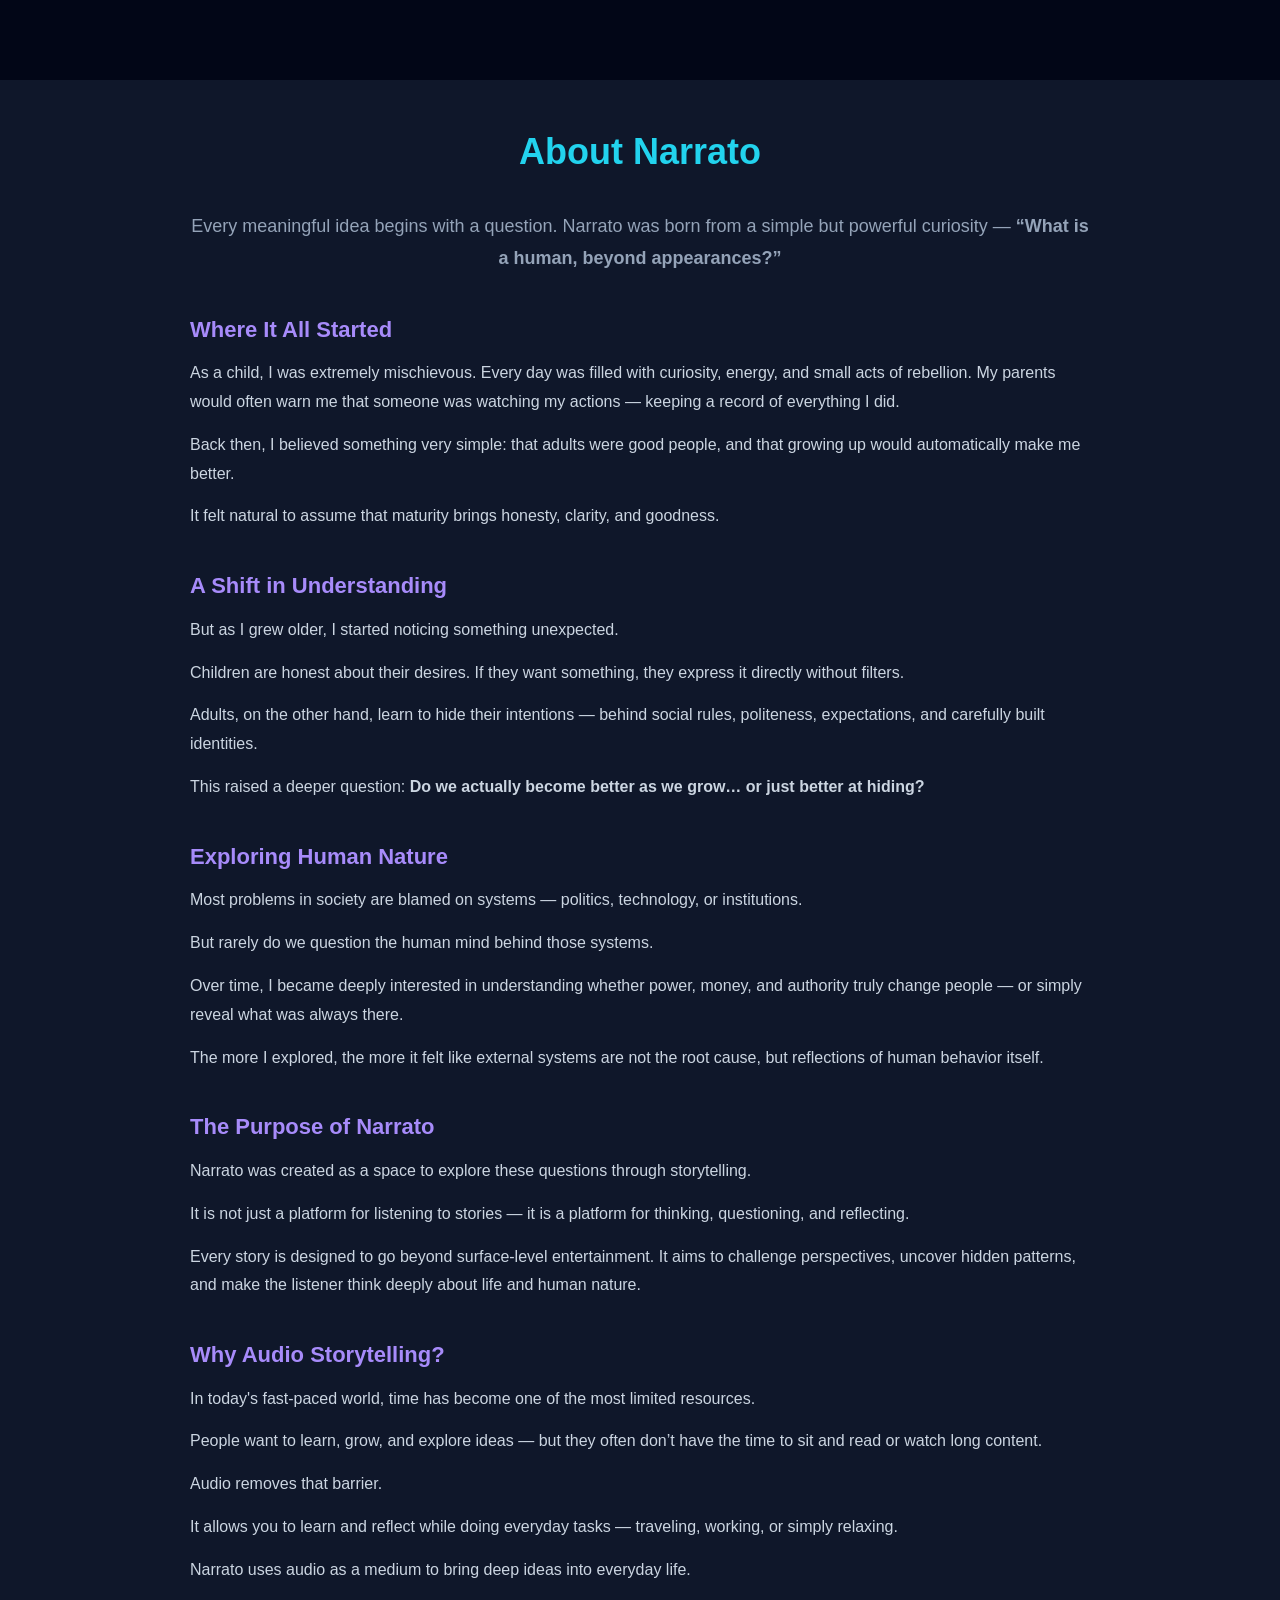
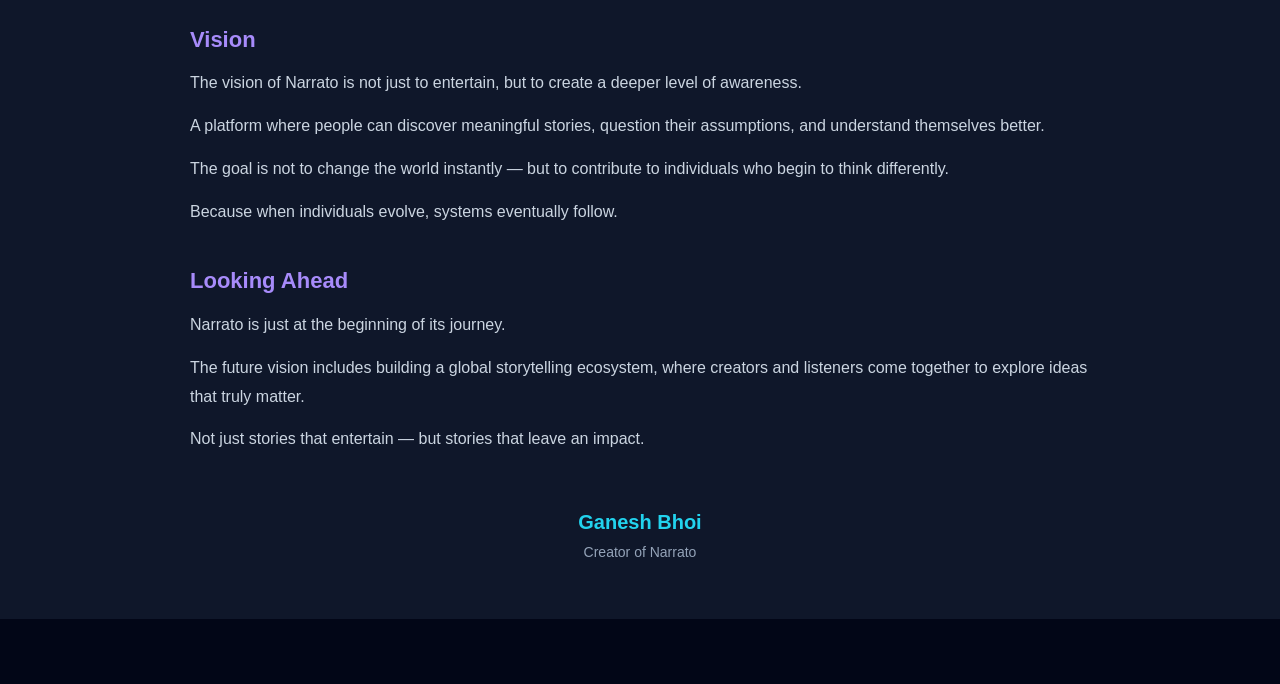
<file: about.html>
<!DOCTYPE html>
<html lang="en">
<head>
  <meta charset="UTF-8">
  <meta name="viewport" content="width=device-width, initial-scale=1.0">
  <title>About Narrato</title>

  <link rel="stylesheet" href="./style.css">
</head>

<body>

  <main class="about-page">

    <section class="about">

      <div class="about-container">

        <h1>About Narrato</h1>

        <p class="intro">
          Every meaningful idea begins with a question.  
          Narrato was born from a simple but powerful curiosity —  
          <strong>“What is a human, beyond appearances?”</strong>
        </p>

        <!-- ORIGIN -->
        <h2>Where It All Started</h2>

        <p>
          As a child, I was extremely mischievous. Every day was filled with
          curiosity, energy, and small acts of rebellion. My parents would often
          warn me that someone was watching my actions — keeping a record of
          everything I did.
        </p>

        <p>
          Back then, I believed something very simple:
          that adults were good people, and that growing up would automatically
          make me better.
        </p>

        <p>
          It felt natural to assume that maturity brings honesty, clarity, and goodness.
        </p>

        <!-- REALIZATION -->
        <h2>A Shift in Understanding</h2>

        <p>
          But as I grew older, I started noticing something unexpected.
        </p>

        <p>
          Children are honest about their desires. If they want something,
          they express it directly without filters.
        </p>

        <p>
          Adults, on the other hand, learn to hide their intentions —
          behind social rules, politeness, expectations, and carefully built identities.
        </p>

        <p>
          This raised a deeper question:
          <strong>Do we actually become better as we grow… or just better at hiding?</strong>
        </p>

        <!-- HUMAN NATURE -->
        <h2>Exploring Human Nature</h2>

        <p>
          Most problems in society are blamed on systems —
          politics, technology, or institutions.
        </p>

        <p>
          But rarely do we question the human mind behind those systems.
        </p>

        <p>
          Over time, I became deeply interested in understanding whether
          power, money, and authority truly change people —  
          or simply reveal what was always there.
        </p>

        <p>
          The more I explored, the more it felt like external systems are not the root cause,
          but reflections of human behavior itself.
        </p>

        <!-- PURPOSE -->
        <h2>The Purpose of Narrato</h2>

        <p>
          Narrato was created as a space to explore these questions through storytelling.
        </p>

        <p>
          It is not just a platform for listening to stories —  
          it is a platform for thinking, questioning, and reflecting.
        </p>

        <p>
          Every story is designed to go beyond surface-level entertainment.
          It aims to challenge perspectives, uncover hidden patterns,
          and make the listener think deeply about life and human nature.
        </p>

        <!-- AUDIO -->
        <h2>Why Audio Storytelling?</h2>

        <p>
          In today's fast-paced world, time has become one of the most limited resources.
        </p>

        <p>
          People want to learn, grow, and explore ideas —  
          but they often don’t have the time to sit and read or watch long content.
        </p>

        <p>
          Audio removes that barrier.
        </p>

        <p>
          It allows you to learn and reflect while doing everyday tasks —
          traveling, working, or simply relaxing.
        </p>

        <p>
          Narrato uses audio as a medium to bring deep ideas into everyday life.
        </p>

        <!-- VISION -->
        <h2>Vision</h2>

        <p>
          The vision of Narrato is not just to entertain,
          but to create a deeper level of awareness.
        </p>

        <p>
          A platform where people can discover meaningful stories,
          question their assumptions, and understand themselves better.
        </p>

        <p>
          The goal is not to change the world instantly —
          but to contribute to individuals who begin to think differently.
        </p>

        <p>
          Because when individuals evolve, systems eventually follow.
        </p>

        <!-- FUTURE -->
        <h2>Looking Ahead</h2>

        <p>
          Narrato is just at the beginning of its journey.
        </p>

        <p>
          The future vision includes building a global storytelling ecosystem,
          where creators and listeners come together to explore ideas
          that truly matter.
        </p>

        <p>
          Not just stories that entertain —  
          but stories that leave an impact.
        </p>

        <!-- AUTHOR -->
        <div class="author">

          <h3>Ganesh Bhoi</h3>
          <p>Creator of Narrato</p>

        </div>

      </div>

    </section>

  </main>

<!-- Google tag (gtag.js) -->
<script async src="https://www.googletagmanager.com/gtag/js?id=G-WVFF9571K9"></script>
<script>
  window.dataLayer = window.dataLayer || [];
  function gtag(){dataLayer.push(arguments);}
  gtag('js', new Date());

  gtag('config', 'G-WVFF9571K9');
</script>

</body>
</html>
</file>
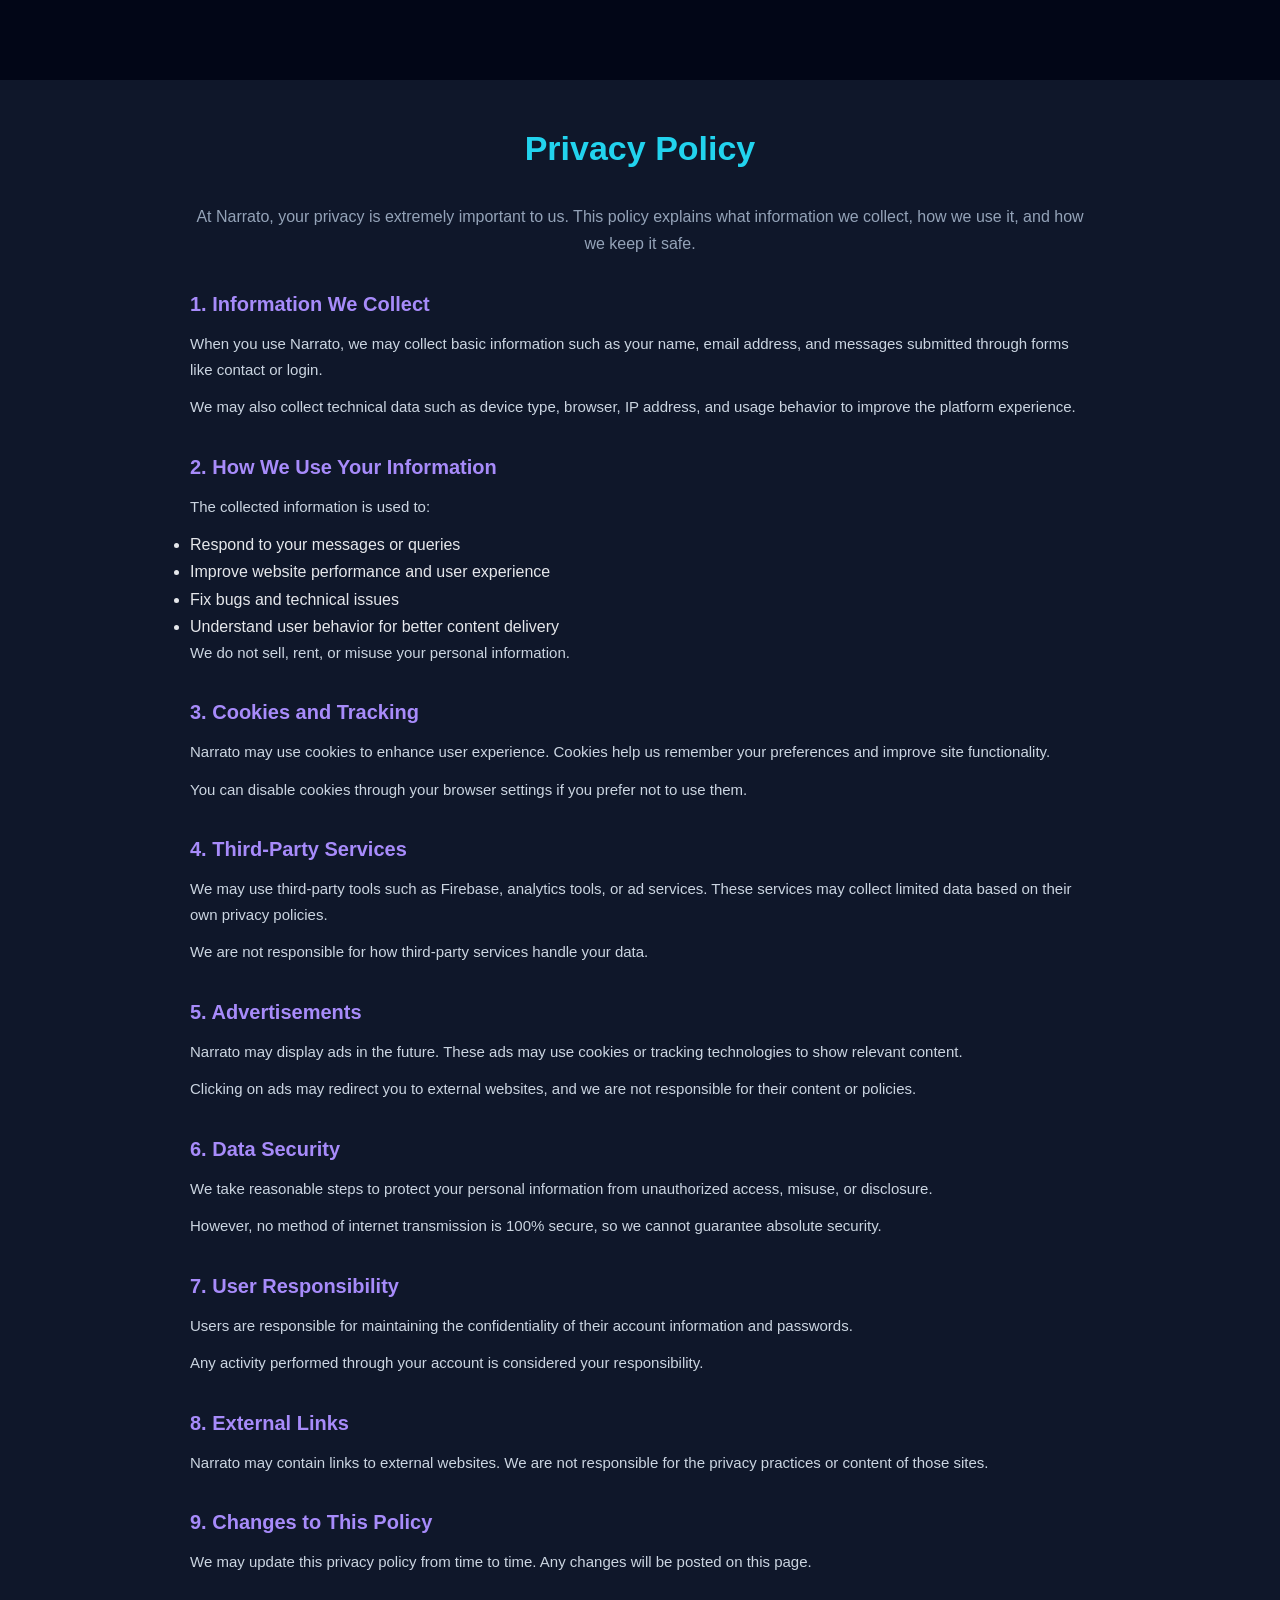
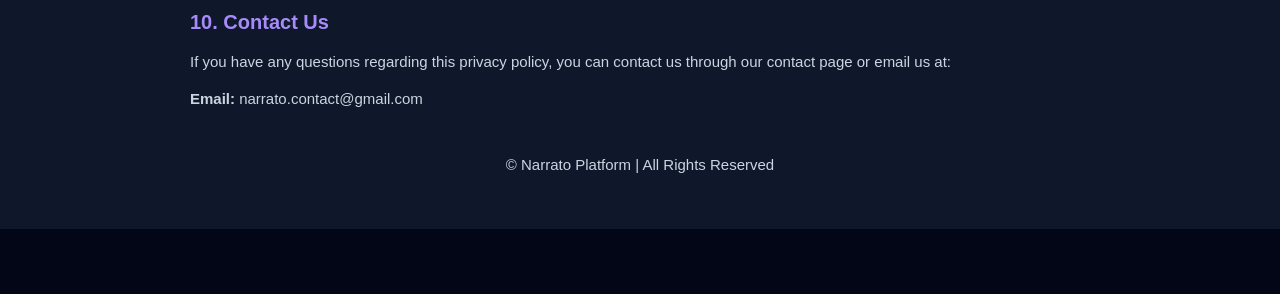
<file: privacy.html>
<!DOCTYPE html>
<html lang="en">
<head>
  <meta charset="UTF-8">
  <meta name="viewport" content="width=device-width, initial-scale=1.0">
  <title>Privacy Policy - Narrato</title>

  <!-- GLOBAL CSS -->
  <link rel="stylesheet" href="./style.css">

</head>

<body>


<main class="privacy-page">

  <section class="privacy">

    <div class="privacy-container">

      <h1>Privacy Policy</h1>

      <p class="intro">
        At Narrato, your privacy is extremely important to us. This policy explains
        what information we collect, how we use it, and how we keep it safe.
      </p>

      <!-- 1 -->
      <h2>1. Information We Collect</h2>
      <p>
        When you use Narrato, we may collect basic information such as your name,
        email address, and messages submitted through forms like contact or login.
      </p>
      <p>
        We may also collect technical data such as device type, browser, IP address,
        and usage behavior to improve the platform experience.
      </p>

      <!-- 2 -->
      <h2>2. How We Use Your Information</h2>
      <p>
        The collected information is used to:
      </p>
      <ul>
        <li>Respond to your messages or queries</li>
        <li>Improve website performance and user experience</li>
        <li>Fix bugs and technical issues</li>
        <li>Understand user behavior for better content delivery</li>
      </ul>
      <p>
        We do not sell, rent, or misuse your personal information.
      </p>

      <!-- 3 -->
      <h2>3. Cookies and Tracking</h2>
      <p>
        Narrato may use cookies to enhance user experience. Cookies help us remember
        your preferences and improve site functionality.
      </p>
      <p>
        You can disable cookies through your browser settings if you prefer not to use them.
      </p>

      <!-- 4 -->
      <h2>4. Third-Party Services</h2>
      <p>
        We may use third-party tools such as Firebase, analytics tools, or ad services.
        These services may collect limited data based on their own privacy policies.
      </p>
      <p>
        We are not responsible for how third-party services handle your data.
      </p>

      <!-- 5 -->
      <h2>5. Advertisements</h2>
      <p>
        Narrato may display ads in the future. These ads may use cookies or tracking
        technologies to show relevant content.
      </p>
      <p>
        Clicking on ads may redirect you to external websites, and we are not responsible
        for their content or policies.
      </p>

      <!-- 6 -->
      <h2>6. Data Security</h2>
      <p>
        We take reasonable steps to protect your personal information from unauthorized
        access, misuse, or disclosure.
      </p>
      <p>
        However, no method of internet transmission is 100% secure, so we cannot guarantee
        absolute security.
      </p>

      <!-- 7 -->
      <h2>7. User Responsibility</h2>
      <p>
        Users are responsible for maintaining the confidentiality of their account
        information and passwords.
      </p>
      <p>
        Any activity performed through your account is considered your responsibility.
      </p>

      <!-- 8 -->
      <h2>8. External Links</h2>
      <p>
        Narrato may contain links to external websites. We are not responsible for
        the privacy practices or content of those sites.
      </p>

      <!-- 9 -->
      <h2>9. Changes to This Policy</h2>
      <p>
        We may update this privacy policy from time to time. Any changes will be
        posted on this page.
      </p>

      <!-- 10 -->
      <h2>10. Contact Us</h2>
      <p>
        If you have any questions regarding this privacy policy, you can contact us
        through our contact page or email us at:
      </p>
      <p>
        <strong>Email:</strong> narrato.contact@gmail.com
      </p>

      <div class="author">
        <p>© Narrato Platform | All Rights Reserved</p>
      </div>

    </div>

  </section>

</main>
  


<!-- Google tag (gtag.js) -->
<script async src="https://www.googletagmanager.com/gtag/js?id=G-WVFF9571K9"></script>
<script>
  window.dataLayer = window.dataLayer || [];
  function gtag(){dataLayer.push(arguments);}
  gtag('js', new Date());

  gtag('config', 'G-WVFF9571K9');
</script>


</body>
</html>
</file>
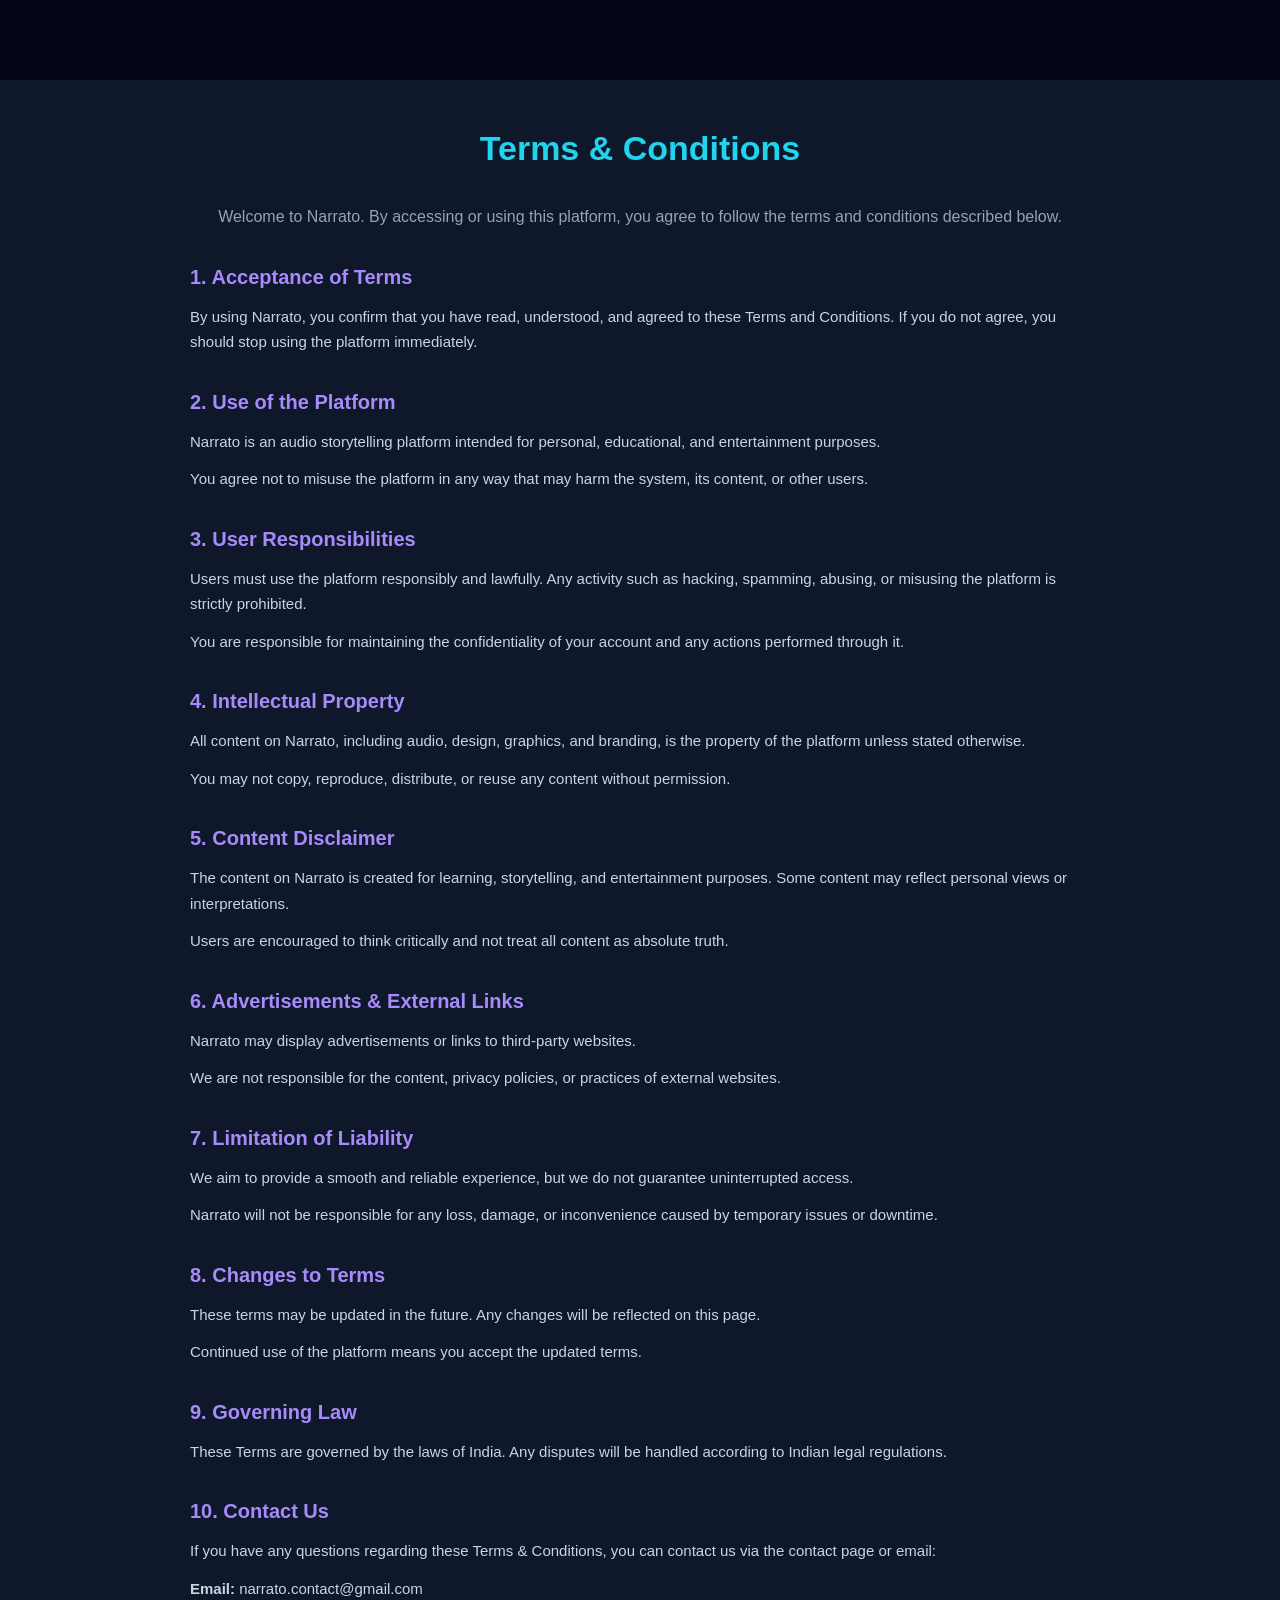
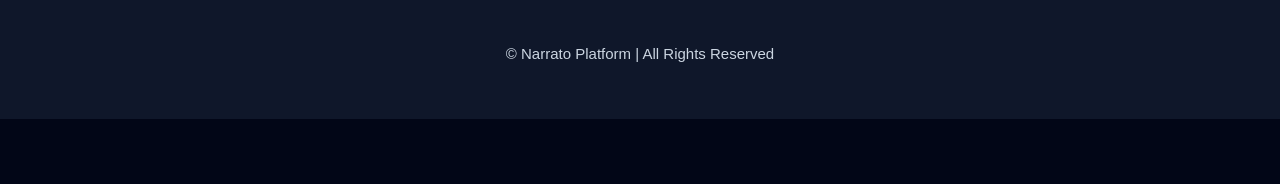
<file: terms.html>
<!DOCTYPE html>
<html lang="en">
<head>
  <meta charset="UTF-8">
  <meta name="viewport" content="width=device-width, initial-scale=1.0">
  <title>Terms & Conditions - Narrato</title>

  <!-- GLOBAL CSS -->
  <link rel="stylesheet" href="./style.css">
</head>

<body>

  <main class="terms-page">

    <section class="terms">

      <div class="terms-container">

        <h1>Terms & Conditions</h1>

        <p class="intro">
          Welcome to Narrato. By accessing or using this platform, you agree to
          follow the terms and conditions described below.
        </p>

        <!-- 1 -->
        <h2>1. Acceptance of Terms</h2>
        <p>
          By using Narrato, you confirm that you have read, understood, and agreed
          to these Terms and Conditions. If you do not agree, you should stop using
          the platform immediately.
        </p>

        <!-- 2 -->
        <h2>2. Use of the Platform</h2>
        <p>
          Narrato is an audio storytelling platform intended for personal,
          educational, and entertainment purposes.
        </p>
        <p>
          You agree not to misuse the platform in any way that may harm the system,
          its content, or other users.
        </p>

        <!-- 3 -->
        <h2>3. User Responsibilities</h2>
        <p>
          Users must use the platform responsibly and lawfully. Any activity such
          as hacking, spamming, abusing, or misusing the platform is strictly prohibited.
        </p>
        <p>
          You are responsible for maintaining the confidentiality of your account
          and any actions performed through it.
        </p>

        <!-- 4 -->
        <h2>4. Intellectual Property</h2>
        <p>
          All content on Narrato, including audio, design, graphics, and branding,
          is the property of the platform unless stated otherwise.
        </p>
        <p>
          You may not copy, reproduce, distribute, or reuse any content without
          permission.
        </p>

        <!-- 5 -->
        <h2>5. Content Disclaimer</h2>
        <p>
          The content on Narrato is created for learning, storytelling, and
          entertainment purposes. Some content may reflect personal views or
          interpretations.
        </p>
        <p>
          Users are encouraged to think critically and not treat all content as
          absolute truth.
        </p>

        <!-- 6 -->
        <h2>6. Advertisements & External Links</h2>
        <p>
          Narrato may display advertisements or links to third-party websites.
        </p>
        <p>
          We are not responsible for the content, privacy policies, or practices
          of external websites.
        </p>

        <!-- 7 -->
        <h2>7. Limitation of Liability</h2>
        <p>
          We aim to provide a smooth and reliable experience, but we do not guarantee
          uninterrupted access.
        </p>
        <p>
          Narrato will not be responsible for any loss, damage, or inconvenience
          caused by temporary issues or downtime.
        </p>

        <!-- 8 -->
        <h2>8. Changes to Terms</h2>
        <p>
          These terms may be updated in the future. Any changes will be reflected
          on this page.
        </p>
        <p>
          Continued use of the platform means you accept the updated terms.
        </p>

        <!-- 9 -->
        <h2>9. Governing Law</h2>
        <p>
          These Terms are governed by the laws of India. Any disputes will be handled
          according to Indian legal regulations.
        </p>

        <!-- 10 -->
        <h2>10. Contact Us</h2>
        <p>
          If you have any questions regarding these Terms & Conditions, you can
          contact us via the contact page or email:
        </p>
        <p>
          <strong>Email:</strong> narrato.contact@gmail.com
        </p>

        <div class="terms-footer">
          <p>© Narrato Platform | All Rights Reserved</p>
        </div>

      </div>

    </section>

  </main>


<!-- Google tag (gtag.js) -->
<script async src="https://www.googletagmanager.com/gtag/js?id=G-WVFF9571K9"></script>
<script>
  window.dataLayer = window.dataLayer || [];
  function gtag(){dataLayer.push(arguments);}
  gtag('js', new Date());

  gtag('config', 'G-WVFF9571K9');
</script>
</body>
</html>
</file>
<file: style.css>
*{
  margin: 0px;
  padding: 0px;
  font-family:Arial;
  box-sizing: border-box; 
}

body{
  background-color: #020617;
padding-top: 80px; 
padding-bottom: 65px; 
  margin: 0;
}

/* °°°°°°°°=================°°°°°°°°°°°*/
/*         THIS IS LODER             ↓↓↓*/
/* °°°°°°°°================°°°°°°°°°°°*/

#globalLoader {
  position: fixed;
  inset: 0;
  background: rgba(0,0,0,0.85);

  display: flex;
  flex-direction: column;
  justify-content: center;
  align-items: center;

  z-index: 99999;
}

/* LOADER BOX */
.loaderBox {
  display: flex;
  gap: 8px;
  margin-bottom: 10px;
}

/* CIRCLES */
.circle {
  width: 12px;
  height: 12px;
  border-radius: 50%;
  background: #00d4ff;

  animation: bounce 0.6s infinite alternate;
}

/* DELAYS */
.circle:nth-child(2) {
  animation-delay: 0.2s;
}

.circle:nth-child(3) {
  animation-delay: 0.4s;
}

/* TEXT */
#globalLoader p {
  color: #aaa;
  font-size: 14px;
  letter-spacing: 1px;
}

/* ANIMATION */
@keyframes bounce {
  from {
    transform: translateY(0);
    opacity: 0.5;
  }
  to {
    transform: translateY(-12px);
    opacity: 1;
  }
}





/* °°°°°°°°=================°°°°°°°°°°°*/
/*      THIS IS BUTTOM NAV   ↓↓↓
/* °°°°°°°°================°°°°°°°°°°°*/




/* Bottom Navigation */
.bottom-nav {
  position: fixed;
  bottom: 0;
  left: 0;
  width: 100%;
  height: 65px;
  background: #020617; /* dark theme */
  display: flex;
  justify-content: space-around;
  align-items: center;
  border-top: 1px solid rgba(255,255,255,0.1);
  z-index: 1000;
}

/* Each Item */
.nav-item {
  text-decoration: none;
  color: #94a3b8;
  font-size: 12px;
  display: flex;
  flex-direction: column;
  align-items: center;
  transition: 0.3s;
}

/* Icon */
.nav-item .icon {
  font-size: 20px;
  margin-bottom: 3px;
}

.nav-item .icon img{
  height: 30px;
  width: 30px;
}

/* Active State */
.nav-item.active {
  color: #22d3ee;
  transform: translateY(-5px);
}

/* Hover Effect */
.nav-item:hover {
  color: #22d3ee;
}

/* Optional Glow Effect for Active */
.nav-item.active .icon {
  filter: drop-shadow(0 0 6px #22d3ee);
}


/* °°°°°°°°=================°°°°°°°°°°°*/
/*      THIS IS SUGGEST SECTION    ↓↓↓
/* °°°°°°°°================°°°°°°°°°°°*/


#suggestSection{
  display: none;
  overflow: auto;
  background-color: #020617;
  padding: 10px;
  color: white;
  gap: 10px;
  
}


/* °°°°°°°°=================°°°°°°°°°°°*/
/*         THIS IS AUDIO SECTION     ↓↓↓
/* °°°°°°°°================°°°°°°°°°°°*/



/* ============================= */
/* AUDIO PLAYER MAIN */
/* ============================= */

#audioPlayer {
  background: #020617;
  font-family: sans-serif;
  color: white;
  display: flex;
  flex-direction: column;
  width: 100%;
  z-index: 888;
  transition: all 0.3s ease;
}

/* ============================= */
/* APP LAYOUT */
/* ============================= */

.app {
  display: flex;
  flex-direction: column;
  height: 100%;
}

/* ============================= */
/* TOP PLAYER */
/* ============================= */

.top-player {
  text-align: center;
  padding: 20px;
  flex-shrink: 0;
  position: relative;

  backdrop-filter: blur(10px);
  background: rgba(2, 6, 23, 0.6);
  border-radius: 15px;
}

/* ============================= */
/* COVER IMAGE */
/* ============================= */

.cover {
  width: 150px;
  height: 150px;
  border-radius: 50%;
  object-fit: cover;
  box-shadow: 0 0 30px #22D3EE;
  margin-top: 20px;
}

/* ANIMATION */
.rotate {
  animation: zoom 2s ease-in-out infinite;
}

@keyframes zoom {
  0% { transform: scale(1); }
  50% { transform: scale(1.05); }
  100% { transform: scale(1); }
}

/* ============================= */
/* TITLE FIX */
/* ============================= */

/* Normal player */
#audioPlayer h2 {
  font-size: 20px;
  font-weight: 600;
}

/* Mini player */
#audioPlayer.mini h2 {
  font-size: 13px;
  font-weight: 500;
  margin: 6px 0;

  white-space: nowrap;
  overflow: hidden;
  text-overflow: ellipsis;
}
/* ============================= */
/* PROGRESS BAR */
/* ============================= */

.progress-container {
  width: 90%;
  height: 6px;
  background: #1e293b;
  margin: 12px auto;
  border-radius: 10px;
  cursor: pointer;
}

.progress {
  height: 100%;
  width: 0%;
  background: linear-gradient(135deg, #22D3EE, #0ea5e9);
  border-radius: 10px;
}

/* ============================= */
/* TIME */
/* ============================= */

.time {
  display: flex;
  justify-content: space-between;
  width: 90%;
  margin: auto;
  font-size: 12px;
  opacity: 0.7;
}

/* ============================= */
/* CONTROLS */
/* ============================= */

.controls {
  display: flex;
  justify-content: center;
  align-items: center;
  gap: 12px;
  margin-top: 20px;
  flex-wrap: wrap;
}

/* PLAY (MAIN BUTTON) */
#play {
  background: linear-gradient(135deg, #22D3EE, #0ea5e9);
  width: 65px;
  height: 65px;
  font-size: 22px;
  border-radius: 50%;
  border: none;
  color: white;
  box-shadow: 0 0 20px rgba(34,211,238,0.6);
}

/* SECONDARY BUTTONS */
#forward,
#rewind {
  background: #1e293b;
  width: 45px;
  height: 45px;
  border-radius: 50%;
  border: none;
  color: white;
}

/* UTILITY BUTTONS */
#loopBtn,
#speedBtn,
#sleepBtn,
#replay{
  background: transparent;
  border: 1px solid #334155;
  padding: 8px 12px;
  border-radius: 20px;
  color: white;
  font-size: 13px;
}
#volumeLabel{
  margin-top: 10px;
  font-weight: bold;
}

/* HOVER */
.controls button {
  cursor: pointer;
  transition: 0.2s ease;
}

.controls button:hover {
  transform: scale(1.1);
}

.controls button:active {
  transform: scale(0.9);
}

/* ============================= */
/* VOLUME */
/* ============================= */

#volume {
  width: 80%;
  margin: 15px auto;
  display: block;
  accent-color: #22D3EE;
}

/* ============================= */
/* EPISODE LIST */
/* ============================= */

.episode-list {
  flex: 1;
  overflow-y: auto;
  padding: 10px;
}

.episode {
  padding: 15px;
  border-bottom: 1px solid #1e293b;
  cursor: pointer;
  transition: 0.2s;
}

.episode:hover {
  background: rgba(34, 211, 238, 0.1);
}

.episode.active {
  color: #A78BFA;
  font-weight: bold;
}

/* ============================= */
/* SHARE BUTTON */
/* ============================= */

#shareBtn {
  position: absolute;
  top: 15px;
  left: 15px;

  background: linear-gradient(135deg, #22D3EE, #0ea5e9);
  border: none;
  color: white;
  padding: 8px 12px;
  border-radius: 20px;
  font-size: 13px;
  cursor: pointer;
  box-shadow: 0 4px 10px rgba(0,0,0,0.3);
}

/* ============================= */
/* AUTOPLAY BUTTON */
/* ============================= */

#autoplayToggle {
  position: absolute;
  top: 60px;
  left: 15px;

  background: linear-gradient(135deg, #A78BFA, #7C3AED);
  border: none;
  color: white;
  padding: 8px 12px;
  border-radius: 20px;
  font-size: 13px;
  cursor: pointer;
}







.sleep-popup {
  position: fixed;
  top: 0;
  left: 0;
  width: 100%;
  height: 100%;
  background: rgba(0,0,0,0.7);
  display: flex;
  justify-content: center;
  align-items: center;
  z-index: 5000;
}

.sleep-popup.hidden {
  display: none;
}

.sleep-box {
  background: #0f172a;
  padding: 25px;
  border-radius: 15px;
  width: 280px;
  text-align: center;
  box-shadow: 0 0 20px rgba(34,211,238,0.4);
}

.sleep-box h3 {
  margin-bottom: 10px;
}

.sleep-box p {
  font-size: 14px;
  opacity: 0.7;
  margin-bottom: 15px;
}

#sleepInput {
  width: 100%;
  padding: 10px;
  border-radius: 10px;
  border: none;
  outline: none;
  margin-bottom: 15px;
  text-align: center;
  font-size: 16px;
}

.sleep-actions {
  display: flex;
  justify-content: space-between;
}

.sleep-actions button {
  flex: 1;
  margin: 5px;
  padding: 10px;
  border: none;
  border-radius: 10px;
  cursor: pointer;
}

/* Cancel */
#sleepCancel {
  background: #334155;
  color: white;
}

/* Start */
#sleepStart {
  background: linear-gradient(135deg, #22D3EE, #0ea5e9);
  color: white;
}

/* ============================= */
/* MINI PLAYER */
/* ============================= */

#audioPlayer.mini {
  position: fixed;
  top: 300px;
  left: 20px;
  width: 180px;
  border-radius: 12px;
  overflow: hidden;
  z-index: 2000;
  box-shadow: 0 0 15px #22D3EE;
}

/* FIX HEIGHT */
#audioPlayer.mini .app {
  height: auto;
}

/* SMALL COVER */
#audioPlayer.mini .cover {
  width: 70px;
  height: 70px;
  margin-top: 10px;
}

/* HIDE EXTRA */
#audioPlayer.mini #description,
#audioPlayer.mini .episode-list,
#audioPlayer.mini .progress-container,
#audioPlayer.mini .time,
#audioPlayer.mini #volume,
#audioPlayer.mini #loopBtn,
#audioPlayer.mini #speedBtn,
#audioPlayer.mini #sleepBtn,
#audioPlayer.mini #replay,
#audioPlayer.mini #forward,
#audioPlayer.mini #volumeLabel,
#audioPlayer.mini #rewind {
  display: none;
}

/* CONTROLS MINI */
#audioPlayer.mini .controls {
  justify-content: center;
  gap: 8px;
}

/* PLAY SMALL */
#audioPlayer.mini #play {
  width: 40px;
  height: 40px;
  font-size: 16px;
}

/* ============================= */
/* MINI BUTTONS */
/* ============================= */

#miniClose,
#expandBtn {
  display: none;
}

#audioPlayer.mini #miniClose,
#audioPlayer.mini #expandBtn {
  display: block;
  position: absolute;
  top: 5px;
  background: rgba(0,0,0,0.6);
  border: none;
  color: white;
  font-size: 12px;
  padding: 4px 6px;
  border-radius: 5px;
  cursor: pointer;
}

#audioPlayer.mini #miniClose {
  right: 5px;
}

#audioPlayer.mini #expandBtn {
  right: 35px;
}

/* ============================= */
/* TRANSITION */
/* ============================= */

#audioPlayer,
#audioPlayer * {
  transition: all 0.25s ease;
}




/* °°°°°°°°=================°°°°°°°°°°°*/
/*         THIS IS THE NAVBAR ↓↓↓
/* °°°°°°°°================°°°°°°°°°°°*/

#navbar {
  height: 80px;
  background-color: #020617;
  position: fixed;
  /* Agar aapka nav niche hai to bottom: 0 rakhein, upar hai to top: 0 */
  top: 0; 
  left: 0;
  width: 100%;
  z-index: 1000;
  box-shadow: 0 0 10px black;

  /* Animation property */
  transition: transform 0.4s cubic-bezier(0.4, 0, 0.2, 1) !important;
  will-change: transform;
  
  /* PWA flickering rokne ke liye */
  backface-visibility: hidden;
  -webkit-backface-visibility: hidden;
}




#logoSection{
  width: 100%;
  height: 50px;
  display: flex;
  align-items: center;
  justify-content: space-between;
  background-color: #020617;
}

#logo{
  height: 100%;
  width: 100px;
  background-image: url("./WebImage/logo.jpg");
  background-size: cover;
  background-position: center;
  margin-left: 20px;
}
.search{
  display: flex;
  justify-content: flex-end;
  margin-right: 20px;
}
#searchLogo{
  width: 25px;
  height: 25px;
  display: inline-block;
  background-image: url("./WebImage/searchLogo.jpg");
  background-size: cover;
  background-position: center;
  border-radius: 5px;
}

#searchBar {
  visibility: hidden;
  transition: all 0.5s ease;
  outline: none;
  width: 0%;
  background-color: #22D3EE;
  padding: 4px;
}

#searchBar.active {
  width: 100%;
  visibility: visible;
  outline: none;
  background-color: white;
  border-radius: 5px;
  padding: 4px;
}

#navButtons{
  display: inline;
}
#navOption{
  display: flex;
  justify-content: space-evenly;
  align-items: center;
}
#navOption li{
  display: inline-block;
  font-weight: bold;
  color: white;
  transition-duration: 0.2s;
}
#navOption li:active {
  transform: scale(1.1);
}
#navOption li:hover {
  color: #A78BFA;
}

/* °°°°°°°°==================°°°°°°°°°°°*/
/*     THIS IS MAIN SECTION DIFULT ↓↓↓
/* °°°°°°°°==================°°°°°°°°°°°*/

main{
  background: linear-gradient(
  to bottom,
  #0f172a 0%,
  #111827 60%,
  #0f172a 100%
);


}



/* °°°°°°°°==================°°°°°°°°°°°*/
/*     THIS IS ADS SECTION          ↓↓↓
/* °°°°°°°°==================°°°°°°°°°°°*/

.discover{
padding:15px;
background:#0F172A;
color:white;
font-family:sans-serif;
box-shadow: 0 0 10px black;
}

/* tabs */

.tabs{
display: flex;
gap:20px;
font-size:18px;
margin-bottom:15px;
}

.tabs span{
opacity:.6;
}

.tabs .active{
opacity:1;
border-bottom:2px solid #A78BFA;
}

/* banner */

.featured{
  position: relative;
  overflow: hidden;
  aspect-ratio: 16/9;
}

/* 🔹 slide layer (movement ke liye) */
.slide{
  position: absolute;
  width: 100%;
  height: 100%;
  top: 0;
  left: 0;

  transform: translateX(100%);
  transition: transform 0.7s ease-in-out;
}

.slide.active{
  transform: translateX(0);
  z-index: 1;
}

/* 🔹 inner image (zoom ke liye) */
.slide img{
  width: 100%;
  height: 100%;
  object-fit: cover;
  border-radius: 12px;

  animation: zoomMove 6s linear infinite alternate;
}

/* 🔥 zoom animation */
@keyframes zoomMove{
  0%{
    transform: scale(1);
  }
  100%{
    transform: scale(1.1);
  }
}

.play{
  position: absolute;
  bottom: 15px;
  right: 15px;
  background: #22D3EE;
  box-shadow: 0 0 15px #22D3EE;
  border: none;
  width: 45px;
  height: 45px;
  border-radius: 50%;
  color: white;
  font-size: 18px;
  cursor: pointer;
  z-index: 2;
}

/* filters */

.filters{
display:flex;
gap:10px;
margin:15px;
}

.filters button{
background: #1e293b;
border:none;
color: #94A3B8;
padding: 8px 16px;
border-radius: 10px;
}

button.active {
  color: #000;
  background-color: #22D3EE;
}

.slide{
  position: absolute;
  width: 100%;
  height: 100%;
  top: 0;
  left: 0;

  transform: translateX(100%);
  transition: transform 0.6s ease-in-out;
}

.slide.active{
  transform: translateX(0);
  z-index: 2;
}

/* 👇 NEW (old slide left jayega) */
.slide.prev{
  transform: translateX(-100%);
  z-index: 1;
}




/* °°°°°°°°==================°°°°°°°°°°°*/
/*   THIS IS CATEGORY SECTION         ↓↓↓
/* °°°°°°°°==================°°°°°°°°°°°*/

.title{
margin:15px 0;
display:inline-block;
}
.more{
  color:white;
  text-decoration:none;
  
}
.mordiv{
  justify-content:center;
  display:flex;
  align-items:center;
  margin-left:auto;
  font-weight: bold;
}
.storyhead{
  display:flex;
}

.story-row{
display:flex;
gap:12px;
overflow-x:auto;
}

.Categories-Section{
  padding:15px;
background:#0F172A;
color: white;
box-shadow: 0 0 10px black;
}


/* ========= STORY CARD =========== */

.card{
min-width:120px;
}

.card img{
width:100%;
border-radius:8px;
}

.card p{
font-size:14px;
margin:5px 0;
}

.card span{
font-size:12px;
opacity:.6;
}














/* °°°°°°°°==================°°°°°°°°°°°*/
/*     THIS IS FOOTER SECTION          ↓↓↓
/* °°°°°°°°==================°°°°°°°°°°°*/
.footer{
background:#020617;
color:#fff;
padding:40px 20px;
/* margin-top:40px; */
}

.footer-container{
display:flex;
flex-wrap:wrap;
justify-content:space-between;
gap:30px;
}

.footer-logo{
max-width:250px;
}

.footer-logo h2{
color: #22D3EE;
margin-bottom:10px;
}

.footer-logo p{
font-size:14px;
color:#ccc;
}

.footer-links h3{
margin-bottom:10px;
}

.footer-links ul{
list-style:none;
}

.footer-links li{
margin-bottom:6px;
}

.footer-links a{
text-decoration:none;
color:#ccc;
font-size:14px;
}

.footer-links a:hover{
color:#22D3EE;
}

.footer-social h3{
margin-bottom:10px;
}

.social-icons a{
display:block;
text-decoration:none;
color:#ccc;
margin-bottom:6px;
font-size:14px;
}

.social-icons a:hover{
color:#fff;
}

.footer-bottom{
text-align:center;
margin-top:30px;
border-top:1px solid #333;
padding-top:15px;
font-size:13px;
color:#aaa;
}






/* °°°°°°°°==================°°°°°°°°°°°*/
/*    THIS IS PROFILE SECTION      ↓↓↓ */
/* °°°°°°°°==================°°°°°°°°°°*/

#profileDiv {
  position: fixed;
  top: 0;
  left: 0;
  width: 100%;
  height: 100vh;
  z-index: 800;
}

.hidden{
  display: none !important;
}

#authApp {
  width: 100%;
  min-height: 100vh;
  background: #0F172A;
  display: flex;
  justify-content: center;
  align-items: center;
  color: white;
}
#authBox * {
  transition: all 0.25s ease;
}
/* AUTH BOX */
#authBox {
  width: 350px;
  padding: 25px;
  background: #0f172a;
  border-radius: 15px;
  box-shadow: 0 0 20px #22D3EE;
  animation: fadeIn 0.5s ease;
  backdrop-filter: blur(10px);
}

/* INPUTS */
#authBox input {
  width: 100%;
  padding: 10px;
  margin: 10px 0;
  border: none;
  border-radius: 8px;
  outline: none;
}

#authBox input:focus {
  outline: none;
  border: 1px solid #ff3b3b;
  box-shadow: 0 0 5px rgba(255, 59, 59, 0.5);
}
/* PASSWORD BOX */
.password-box {
  position: relative;
}

.password-box span {
  position: absolute;
  right: 10px;
  top: 12px;
  cursor: pointer;
}

/* BUTTONS */
#authBox button {
  width: 100%;
  padding: 10px;
  margin-top: 10px;
  border: none;
  border-radius: 8px;
  background: #22D3EE;
  cursor: pointer;
  transition: transform 0.3s ease, background 0.3s ease;
}

#authBox button:hover {
  transform: scale(1.05);
}



#forgotPassword {
  background: none;
  border: none;
  color: gray;
  font-size: 12px;
  cursor: pointer;
  margin-top: 5px;
}

#forgotPassword:hover {
  color: white;
  text-decoration: underline;
}

#emailGuide {
  font-size: 12px;
  color: gray;
  margin-top: 8px;
}

/* GOOGLE BUTTON */
#googleBtn {
  background: #A78BFA;
}

/* TABS */
#authBox .tabs {
  display: flex;
  justify-content: space-between;
  margin-bottom: 15px;
}

#authBox .tabs button {
  width: 48%;
  background: #1e293b;
}
.tabs button.active {
  transform: scale(1.05);
  box-shadow: 0 0 10px rgba(255, 59, 59, 0.6);
}

#authBox .tabs .active {
  background: #22D3EE;
  color: black;
}

/* PROFILE */
#profileBox {
  text-align: center;
  animation: fadeIn 0.5s ease;
}

/* POPUP */
#popup {
  position: fixed;
  top: 0;
  left: 0;
  width: 100%;
  height: 100%;
  background: rgba(0,0,0,0.7);
  backdrop-filter: blur(5px);
  display: none;
  justify-content: center;
  align-items: center;
}

#popupContent {
  background: #0f172a;
  padding: 20px;
  border-radius: 10px;
  text-align: center;
}

#popup #popupContent button {
  width: 40%;
  margin: 10px;
}

#popup #popupText {
  color: #fff;
  font-weight: 500;
}

/* ANIMATION */
@keyframes fadeIn {
  from {opacity: 0; transform: translateY(20px);}
  to {opacity: 1; transform: translateY(0);}
}















/* ========================= */
/* CATEGORY PAGE ONLY */
/* ========================= */

.cat-page {
  padding: 15px;
  background: #0F172A;
  min-height: 100vh;
  color: white;
}

.cat-title {
  text-align: center;
  margin: 20px 0;
  font-size: 22px;
}

.cat-container {
  display: grid;
  grid-template-columns: repeat(2, 1fr);
  gap: 12px;
}

.cat-card {
  background: #1e293b;
  border-radius: 12px;
  overflow: hidden;
  text-align: center;
  cursor: pointer;
  transition: 0.3s;
}

.cat-card img {
  width: 100%;
  height: 110px;
  object-fit: cover;
}

.cat-card p {
  padding: 10px;
  font-size: 14px;
}

/* hover */
.cat-card:hover {
  transform: scale(1.05);
  background: #334155;
}










/* TITLE */
.category-title{
  padding:20px;
  font-size:28px;
  font-weight:700;
  letter-spacing:2px;
  color:#ffffff;

  text-shadow:0 0 10px rgba(255,255,255,0.2);
}


/* LIST */
.story-list{
  padding:12px;
  display:flex;
  flex-direction:column;
  gap:18px;
}


/* CARD */
.story{
  display:flex;
  align-items:center;
  gap:15px;
  padding:14px;
  border-radius:18px;

  background:linear-gradient(145deg, rgba(255,255,255,0.08), rgba(255,255,255,0.02));
  border:1px solid rgba(255,255,255,0.1);

  backdrop-filter: blur(10px);

  cursor:pointer;
  transition:0.35s ease;

  opacity:0;
  transform:translateY(40px);
}


/* HOVER EFFECT */
.story:hover{
  transform:translateY(-6px) scale(1.03);

  box-shadow:
    0 0 15px #22D3EE,
    0 0 30px #22D3EE;
}


/* IMAGE */
.story img{
  width:75px;
  height:75px;
  border-radius:12px;
  object-fit:cover;

  transition:0.4s;
}

.story:hover img{
  transform:scale(1.1) rotate(2deg);
}


/* TEXT */
.info h3{
  margin:0;
  font-size:18px;
  font-weight:600;
  color:#ffffff;

  transition:0.3s;
}

/* TEXT HOVER */
.story:hover h3{
  color: #22D3EE;
  text-shadow:0 0 8px rgba(255,76,96,0.6);
}


/* OPTIONAL SUBTEXT (future use) */
.info p{
  margin:4px 0 0;
  font-size:13px;
  color:#bbbbbb;
}


/* ANIMATION */
.show{
  opacity:1 !important;
  transform:translateY(0) !important;
}


/* CLICK EFFECT */
.story:active{
  transform:scale(0.95);
}






/* °°°°°°°°==================°°°°°°°°°°°*/
/*    THIS IS CONTACT SECTION      ↓↓↓ */
/* °°°°°°°°==================°°°°°°°°°°*/

#contactPage .contact {
  padding: 60px 20px;
  background: #1E293B;
  color: white;
}

#contactPage .contact-container {
  max-width: 700px;
  margin: auto;
  text-align: center;
}

#contactPage h1 {
  color: #22D3EE;
  margin-bottom: 20px;
}

#contactPage .contact-form {
  display: flex;
  flex-direction: column;
  gap: 15px;
}

#contactPage input,
#contactPage textarea {
  padding: 12px;
  border: none;
  border-radius: 6px;
  background: #0f172a;
  color: white;
  outline: none;
}

#contactPage button {
  padding: 12px;
  border: none;
  background: #22D3EE;
  border-radius: 6px;
  cursor: pointer;
margin-bottom: 50px;
}


.contact-intro{
  margin-bottom: 20px;
}





/* ============================= */
/* PRIVACY PAGE (SAFE SCOPED)   */
/* ============================= */

.privacy-page {
  background: #0f172a;
  min-height: 100vh;
  padding: 40px 15px;
}

/* container */
.privacy-page .privacy-container {
  max-width: 900px;
  margin: auto;
  line-height: 1.7;
  color: #e5e7eb;
}

/* title */
.privacy-page h1 {
  text-align: center;
  font-size: 34px;
  margin-bottom: 25px;
  color: #22D3EE;
}

/* headings */
.privacy-page h2 {
  margin-top: 30px;
  margin-bottom: 10px;
  font-size: 20px;
  color: #A78BFA;
}

/* text */
.privacy-page p {
  font-size: 15px;
  margin-bottom: 12px;
  color: #cbd5e1;
}

/* intro */
.privacy-page .intro {
  text-align: center;
  font-size: 16px;
  margin-bottom: 30px;
  color: #94A3B8;
}

/* footer text */
.privacy-page .author {
  margin-top: 40px;
  text-align: center;
  color: #64748b;
}




/* ============================= */
/* TERMS PAGE (SAFE SCOPED)     */
/* ============================= */

.terms-page {
  background: #0f172a;
  min-height: 100vh;
  padding: 40px 15px;
}

/* container */
.terms-page .terms-container {
  max-width: 900px;
  margin: auto;
  line-height: 1.7;
  color: #e5e7eb;
}

/* title */
.terms-page h1 {
  text-align: center;
  font-size: 34px;
  margin-bottom: 25px;
  color: #22D3EE;
}

/* headings */
.terms-page h2 {
  margin-top: 30px;
  margin-bottom: 10px;
  font-size: 20px;
  color: #A78BFA;
}

/* text */
.terms-page p {
  font-size: 15px;
  margin-bottom: 12px;
  color: #cbd5e1;
}

/* intro */
.terms-page .intro {
  text-align: center;
  font-size: 16px;
  margin-bottom: 30px;
  color: #94A3B8;
}

/* footer */
.terms-page .terms-footer {
  margin-top: 40px;
  text-align: center;
  color: #64748b;
}



/* ============================= */
/* ABOUT PAGE (SCOPED SAFE)     */
/* ============================= */

.about-page {
  background: #0f172a;
  min-height: 100vh;
  padding: 40px 15px;
}

/* container */
.about-page .about-container {
  max-width: 900px;
  margin: auto;
  line-height: 1.8;
  color: #e5e7eb;
}

/* title */
.about-page h1 {
  text-align: center;
  font-size: 36px;
  margin-bottom: 25px;
  color: #22D3EE;
}

/* headings */
.about-page h2 {
  margin-top: 35px;
  margin-bottom: 10px;
  font-size: 22px;
  color: #A78BFA;
}

/* text */
.about-page p {
  font-size: 16px;
  margin-bottom: 14px;
  color: #cbd5e1;
}

/* intro */
.about-page .intro {
  text-align: center;
  font-size: 18px;
  margin-bottom: 35px;
  color: #94A3B8;
}

/* author */
.about-page .author {
  margin-top: 50px;
  text-align: center;
}

.about-page .author h3 {
  color: #22D3EE;
  font-size: 20px;
}

.about-page .author p {
  color: #94A3B8;
  font-size: 14px;
}








/* ===============================
   HISTORY SECTION
================================ */
#historySection {
  padding: 20px;
  background: #0f172a;
  color: #e2e8f0;
}

/* Title */
#historySection h2 {
  color: #22d3ee;
  margin-bottom: 15px;
}

/* ===============================
   LIST
================================ */
#historyList {
  display: flex;
  flex-direction: column;
  gap: 15px;
}

/* ===============================
   CARD
================================ */
.history-card {
  display: flex;
  align-items: center;
  gap: 12px;

  background: #1e293b;
  padding: 12px;
  border-radius: 12px;

  position: relative;
  transition: 0.25s ease;
  cursor: pointer;
}

/* Hover effect */
.history-card:hover {
  background: #334155;
  transform: scale(1.01);
}

/* ===============================
   IMAGE
================================ */
.history-card img {
  width: 60px;
  height: 60px;
  border-radius: 8px;
  object-fit: cover;
}

/* ===============================
   TEXT
================================ */
.history-card .info {
  flex: 1;
  margin-right: 45px; /* space for delete button */
}

.history-card .info h3 {
  font-size: 15px;
  color: #fff;
  margin: 0;
}

.history-card .info p {
  font-size: 12px;
  color: #94a3b8;
  margin-top: 4px;
}

/* ===============================
   DELETE BUTTON
================================ */
.delete-btn {
  position: absolute;
  right: 10px;
  top: 50%;
  transform: translateY(-50%);

  width: 34px;
  height: 34px;

  border: none;
  border-radius: 50%;
  background: #ef4444;
  color: #fff;

  display: flex;
  align-items: center;
  justify-content: center;

  font-size: 14px;
  cursor: pointer;

  transition: 0.2s ease;
}

/* Hover */
.delete-btn:hover {
  background: #dc2626;
  transform: translateY(-50%) scale(1.1);
}

/* ===============================
   EMPTY STATE
================================ */
#historyList h2 {
  text-align: center;
  color: #94a3b8;
  margin-top: 20px;
}
</file>
